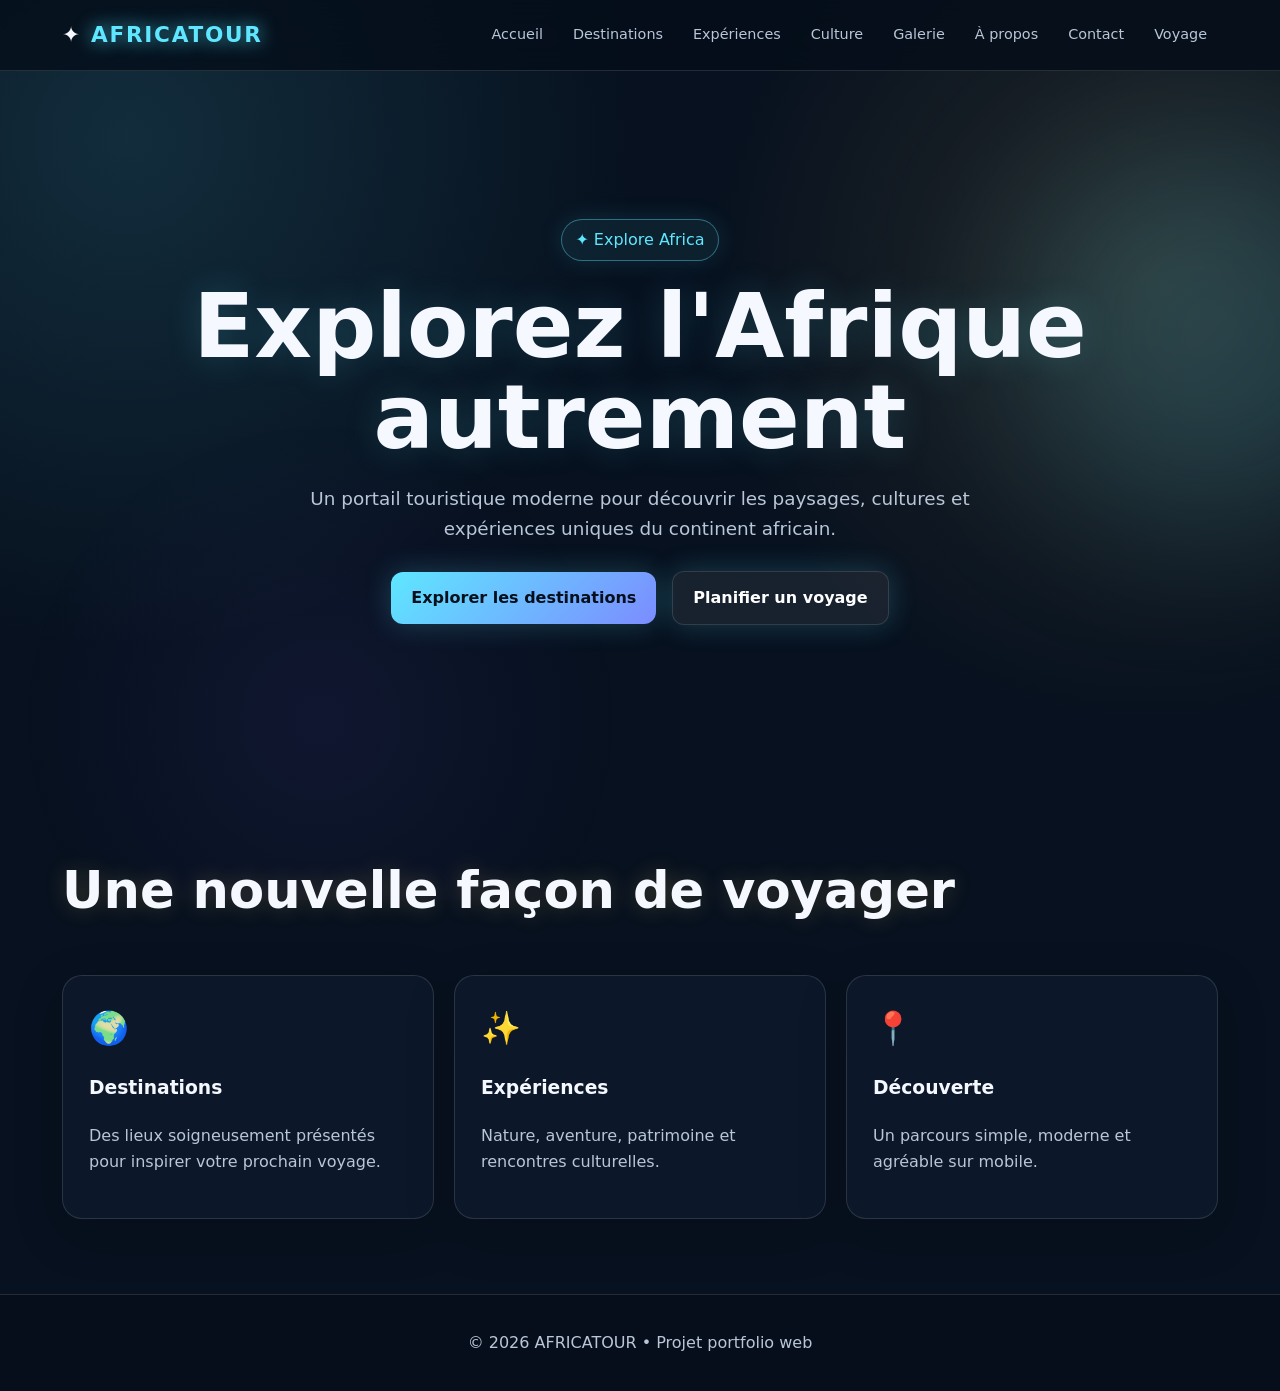
<file: index.html>
<!doctype html>
<html lang="fr"><head><meta charset="utf-8"><meta name="viewport" content="width=device-width,initial-scale=1">
<title>Accueil — AFRICATOUR</title><link rel="stylesheet" href="style.css"></head>
<body><header><nav><div class="logo">✦ <span>AFRICATOUR</span></div><div class="menu"><a href="index.html">Accueil</a>
<a href="destinations.html">Destinations</a>
<a href="experiences.html">Expériences</a>
<a href="culture.html">Culture</a>
<a href="gallery.html">Galerie</a>
<a href="about.html">À propos</a>
<a href="contact.html">Contact</a>
<a href="plan.html">Voyage</a></div></nav></header><main><section class="hero"><div class="hero-content">
<span class="badge">✦ Explore Africa</span><h1>Explorez l'Afrique autrement</h1><p class="lead">Un portail touristique moderne pour découvrir les paysages, cultures et expériences uniques du continent africain.</p>
<a class="btn" href="destinations.html">Explorer les destinations</a><a class="btn alt" href="plan.html">Planifier un voyage</a>
</div></section><section class="section"><h2 class="glow-title">Une nouvelle façon de voyager</h2><div class="grid">
<div class="card"><div class="icon">🌍</div><h3>Destinations</h3><p>Des lieux soigneusement présentés pour inspirer votre prochain voyage.</p></div>
<div class="card"><div class="icon">✨</div><h3>Expériences</h3><p>Nature, aventure, patrimoine et rencontres culturelles.</p></div>
<div class="card"><div class="icon">📍</div><h3>Découverte</h3><p>Un parcours simple, moderne et agréable sur mobile.</p></div></div></section></main><footer>© 2026 AFRICATOUR • Projet portfolio web</footer></body></html>
</file>
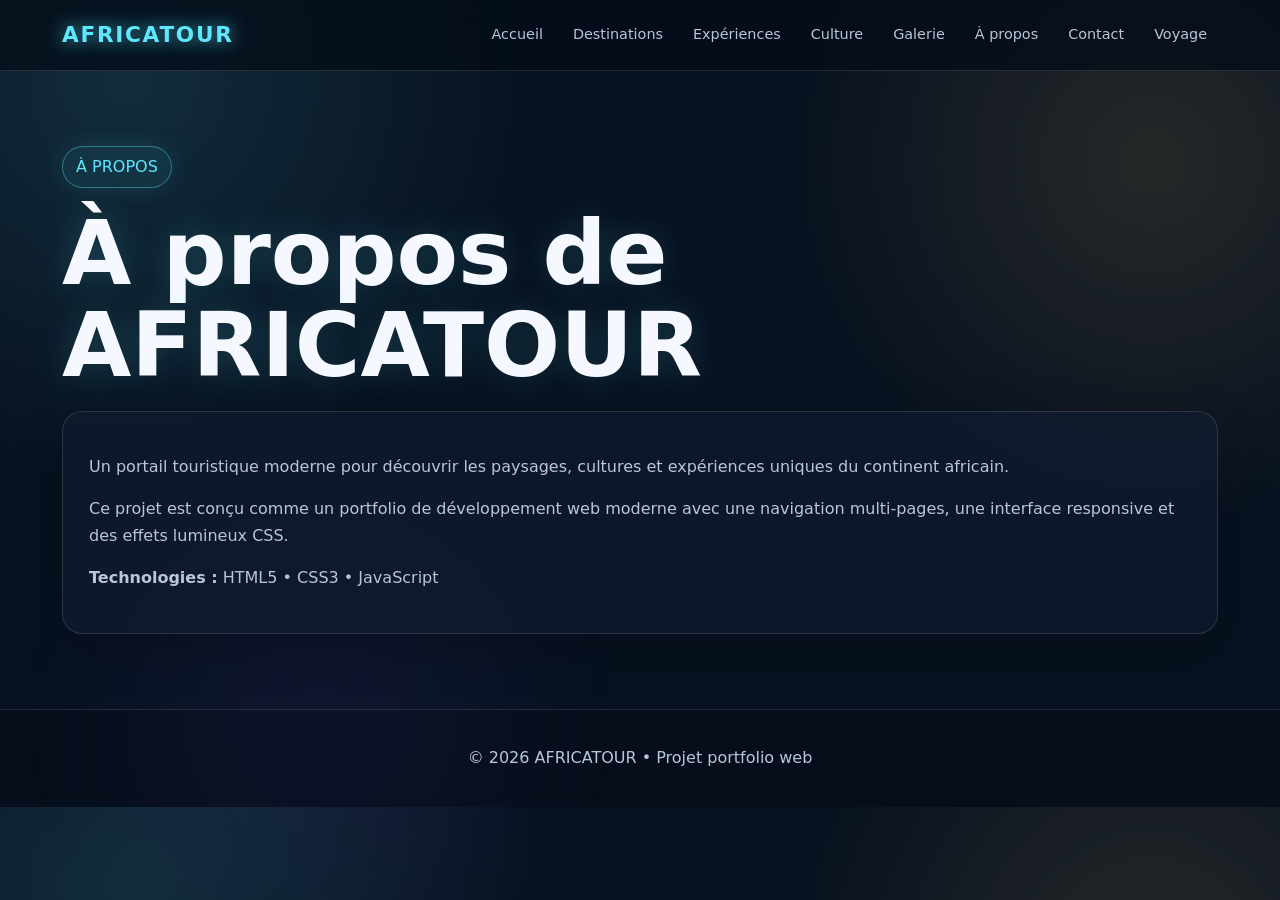
<file: about.html>
<!doctype html>
<html lang="fr"><head><meta charset="utf-8"><meta name="viewport" content="width=device-width,initial-scale=1">
<title>À propos — AFRICATOUR</title><link rel="stylesheet" href="style.css"></head>
<body><header><nav><div class="logo"> <span>AFRICATOUR</span></div><div class="menu"><a href="index.html">Accueil</a>
<a href="destinations.html">Destinations</a>
<a href="experiences.html">Expériences</a>
<a href="culture.html">Culture</a>
<a href="gallery.html">Galerie</a>
<a href="about.html">À propos</a>
<a href="contact.html">Contact</a>
<a href="plan.html">Voyage</a></div></nav></header><main><section class="section"><span class="badge">À PROPOS</span><h1>À propos de AFRICATOUR</h1>
        <div class="card"><p>Un portail touristique moderne pour découvrir les paysages, cultures et expériences uniques du continent africain.</p><p>Ce projet est conçu comme un portfolio de développement web moderne avec une navigation multi-pages, une interface responsive et des effets lumineux CSS.</p>
        <p><strong>Technologies :</strong> HTML5 • CSS3 • JavaScript</p></div></section></main><footer>© 2026 AFRICATOUR • Projet portfolio web</footer></body></html>
</file>
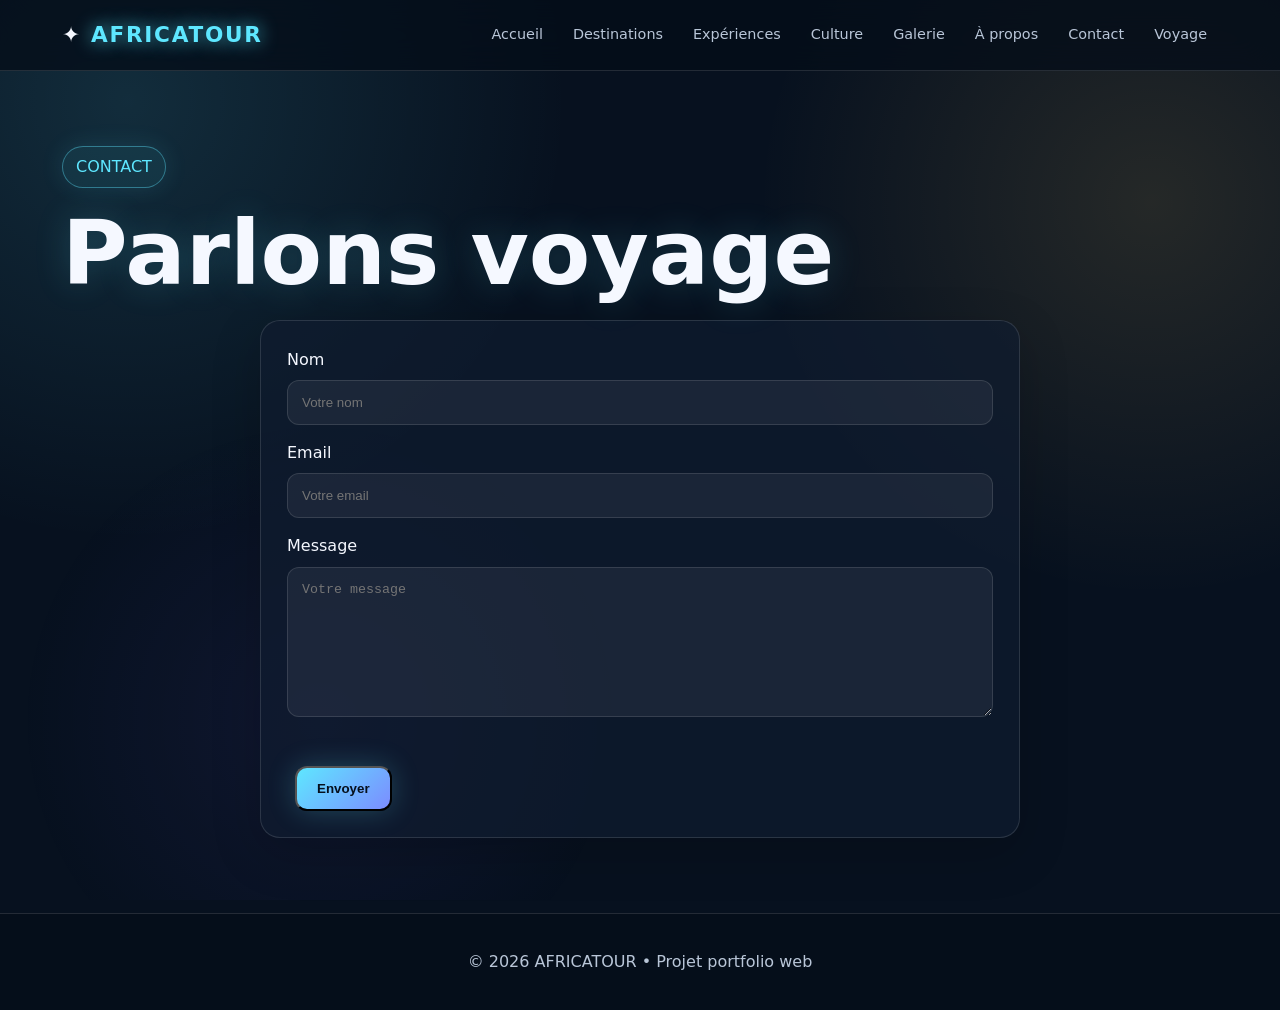
<file: contact.html>
<!doctype html>
<html lang="fr"><head><meta charset="utf-8"><meta name="viewport" content="width=device-width,initial-scale=1">
<title>Contact — AFRICATOUR</title><link rel="stylesheet" href="style.css"></head>
<body><header><nav><div class="logo">✦ <span>AFRICATOUR</span></div><div class="menu"><a href="index.html">Accueil</a>
<a href="destinations.html">Destinations</a>
<a href="experiences.html">Expériences</a>
<a href="culture.html">Culture</a>
<a href="gallery.html">Galerie</a>
<a href="about.html">À propos</a>
<a href="contact.html">Contact</a>
<a href="plan.html">Voyage</a></div></nav></header><main><section class="section"><span class="badge">CONTACT</span><h1>Parlons voyage</h1>
        <form class="card"><label>Nom</label><input placeholder="Votre nom"><label>Email</label><input type="email" placeholder="Votre email">
        <label>Message</label><textarea placeholder="Votre message"></textarea><button class="btn" type="button">Envoyer</button></form></section></main><footer>© 2026 AFRICATOUR • Projet portfolio web</footer></body></html>
</file>
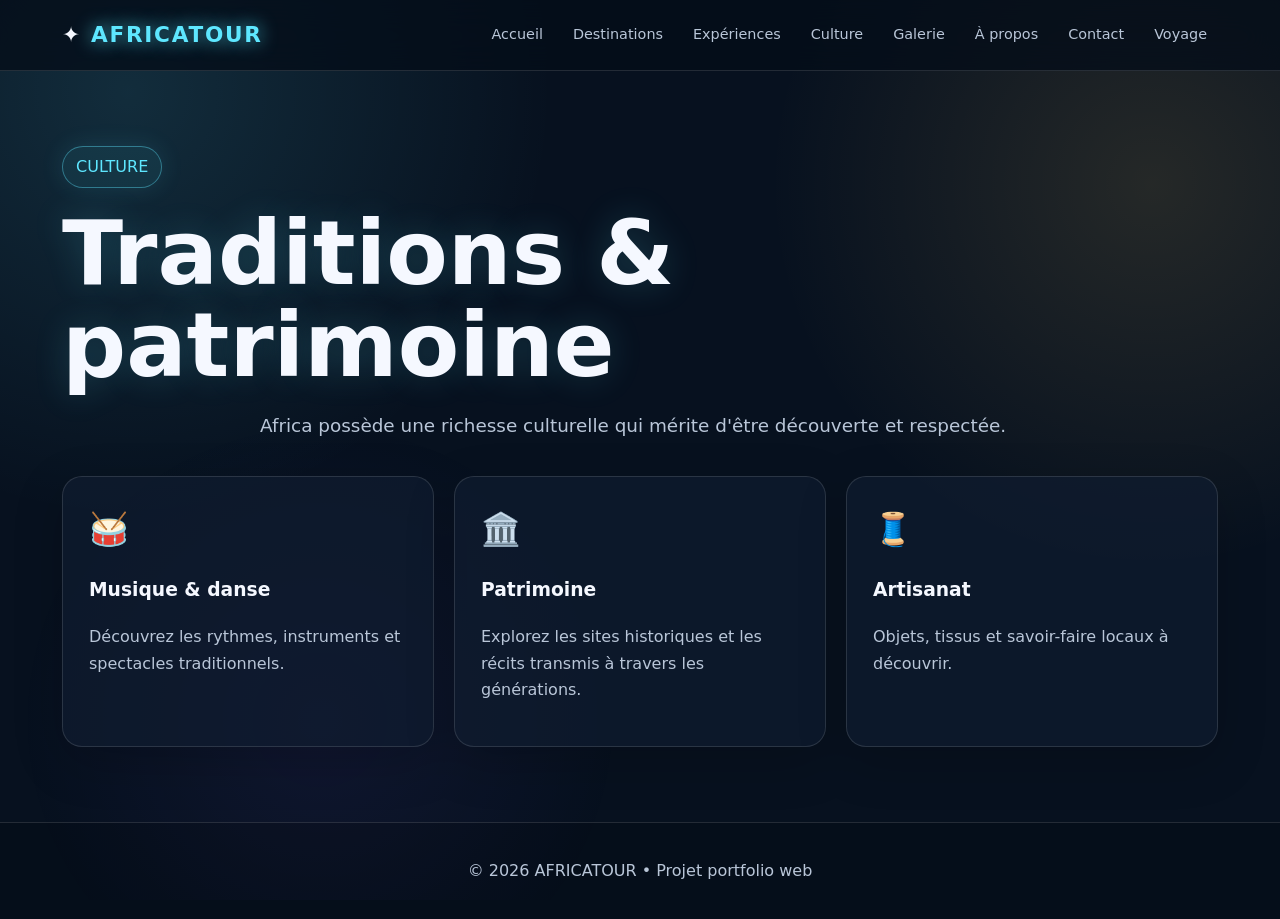
<file: culture.html>
<!doctype html>
<html lang="fr"><head><meta charset="utf-8"><meta name="viewport" content="width=device-width,initial-scale=1">
<title>Culture — AFRICATOUR</title><link rel="stylesheet" href="style.css"></head>
<body><header><nav><div class="logo">✦ <span>AFRICATOUR</span></div><div class="menu"><a href="index.html">Accueil</a>
<a href="destinations.html">Destinations</a>
<a href="experiences.html">Expériences</a>
<a href="culture.html">Culture</a>
<a href="gallery.html">Galerie</a>
<a href="about.html">À propos</a>
<a href="contact.html">Contact</a>
<a href="plan.html">Voyage</a></div></nav></header><main><section class="section"><span class="badge">CULTURE</span><h1>Traditions & patrimoine</h1>
        <p class="lead">Africa possède une richesse culturelle qui mérite d'être découverte et respectée.</p>
        <div class="grid" style="margin-top:35px"><div class="card"><div class="icon">🥁</div><h3>Musique & danse</h3><p>Découvrez les rythmes, instruments et spectacles traditionnels.</p></div>
        <div class="card"><div class="icon">🏛️</div><h3>Patrimoine</h3><p>Explorez les sites historiques et les récits transmis à travers les générations.</p></div>
        <div class="card"><div class="icon">🧵</div><h3>Artisanat</h3><p>Objets, tissus et savoir-faire locaux à découvrir.</p></div></div></section></main><footer>© 2026 AFRICATOUR • Projet portfolio web</footer></body></html>
</file>
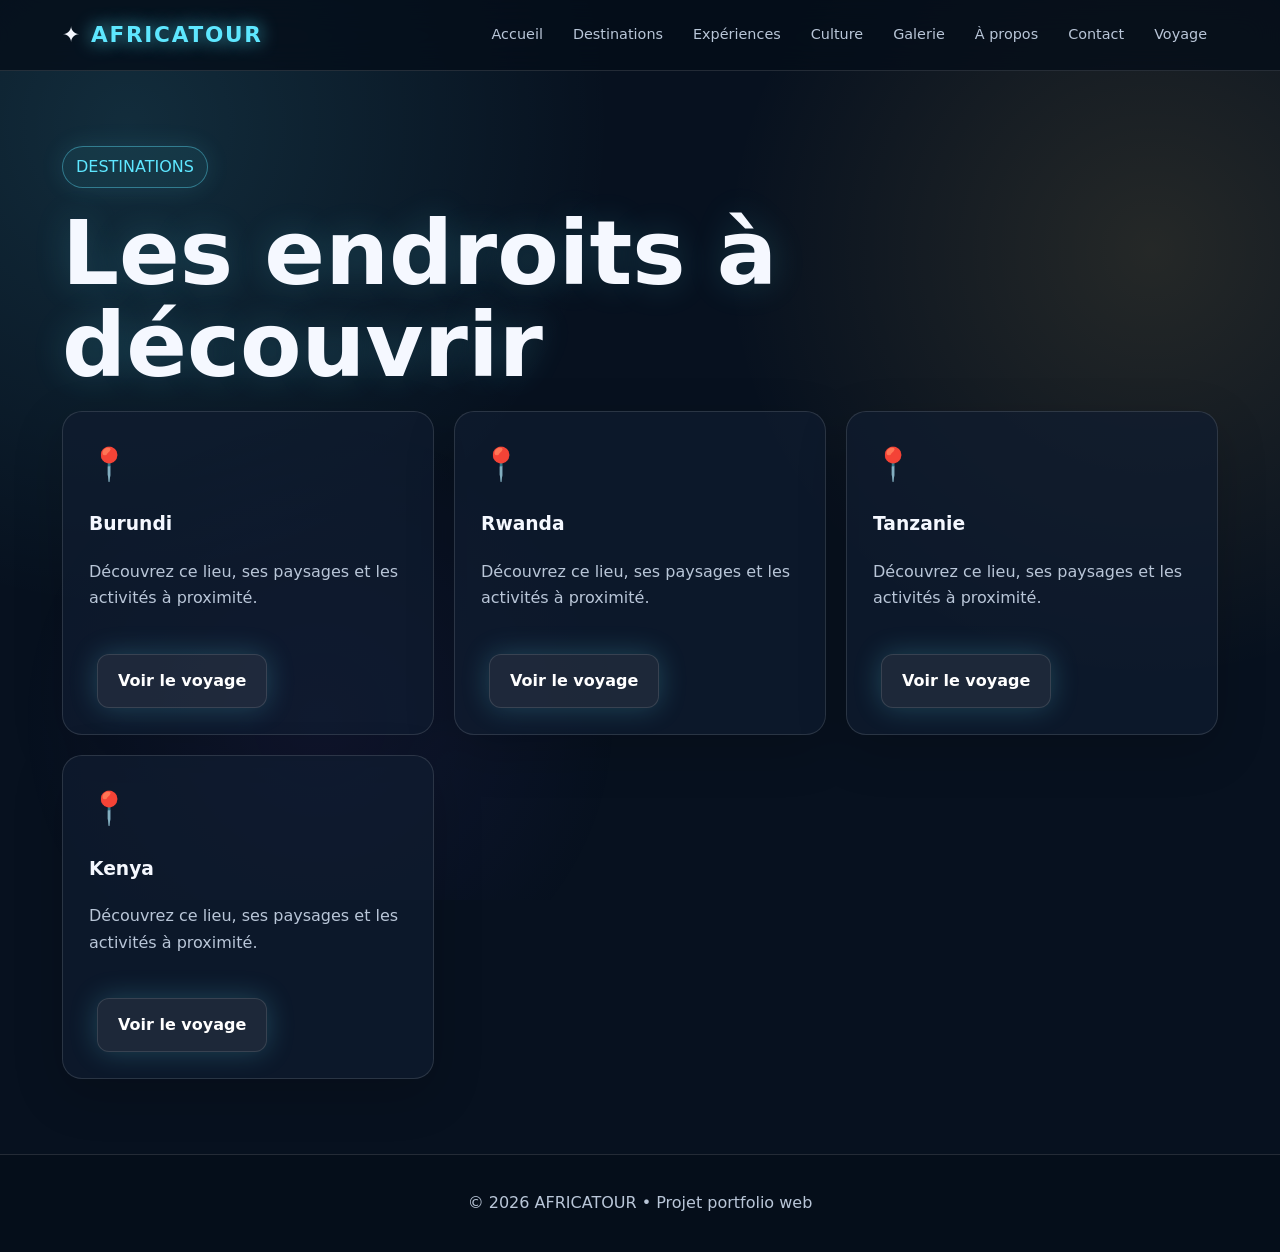
<file: destinations.html>
<!doctype html>
<html lang="fr"><head><meta charset="utf-8"><meta name="viewport" content="width=device-width,initial-scale=1">
<title>Destinations — AFRICATOUR</title><link rel="stylesheet" href="style.css"></head>
<body><header><nav><div class="logo">✦ <span>AFRICATOUR</span></div><div class="menu"><a href="index.html">Accueil</a>
<a href="destinations.html">Destinations</a>
<a href="experiences.html">Expériences</a>
<a href="culture.html">Culture</a>
<a href="gallery.html">Galerie</a>
<a href="about.html">À propos</a>
<a href="contact.html">Contact</a>
<a href="plan.html">Voyage</a></div></nav></header><main><section class="section"><span class="badge">DESTINATIONS</span><h1>Les endroits à découvrir</h1><div class="grid"><article class="card"><div class="icon">📍</div><h3>Burundi</h3><p>Découvrez ce lieu, ses paysages et les activités à proximité.</p><a class="btn alt" href="plan.html">Voir le voyage</a></article><article class="card"><div class="icon">📍</div><h3>Rwanda</h3><p>Découvrez ce lieu, ses paysages et les activités à proximité.</p><a class="btn alt" href="plan.html">Voir le voyage</a></article><article class="card"><div class="icon">📍</div><h3>Tanzanie</h3><p>Découvrez ce lieu, ses paysages et les activités à proximité.</p><a class="btn alt" href="plan.html">Voir le voyage</a></article><article class="card"><div class="icon">📍</div><h3>Kenya</h3><p>Découvrez ce lieu, ses paysages et les activités à proximité.</p><a class="btn alt" href="plan.html">Voir le voyage</a></article></div></section></main><footer>© 2026 AFRICATOUR • Projet portfolio web</footer></body></html>
</file>
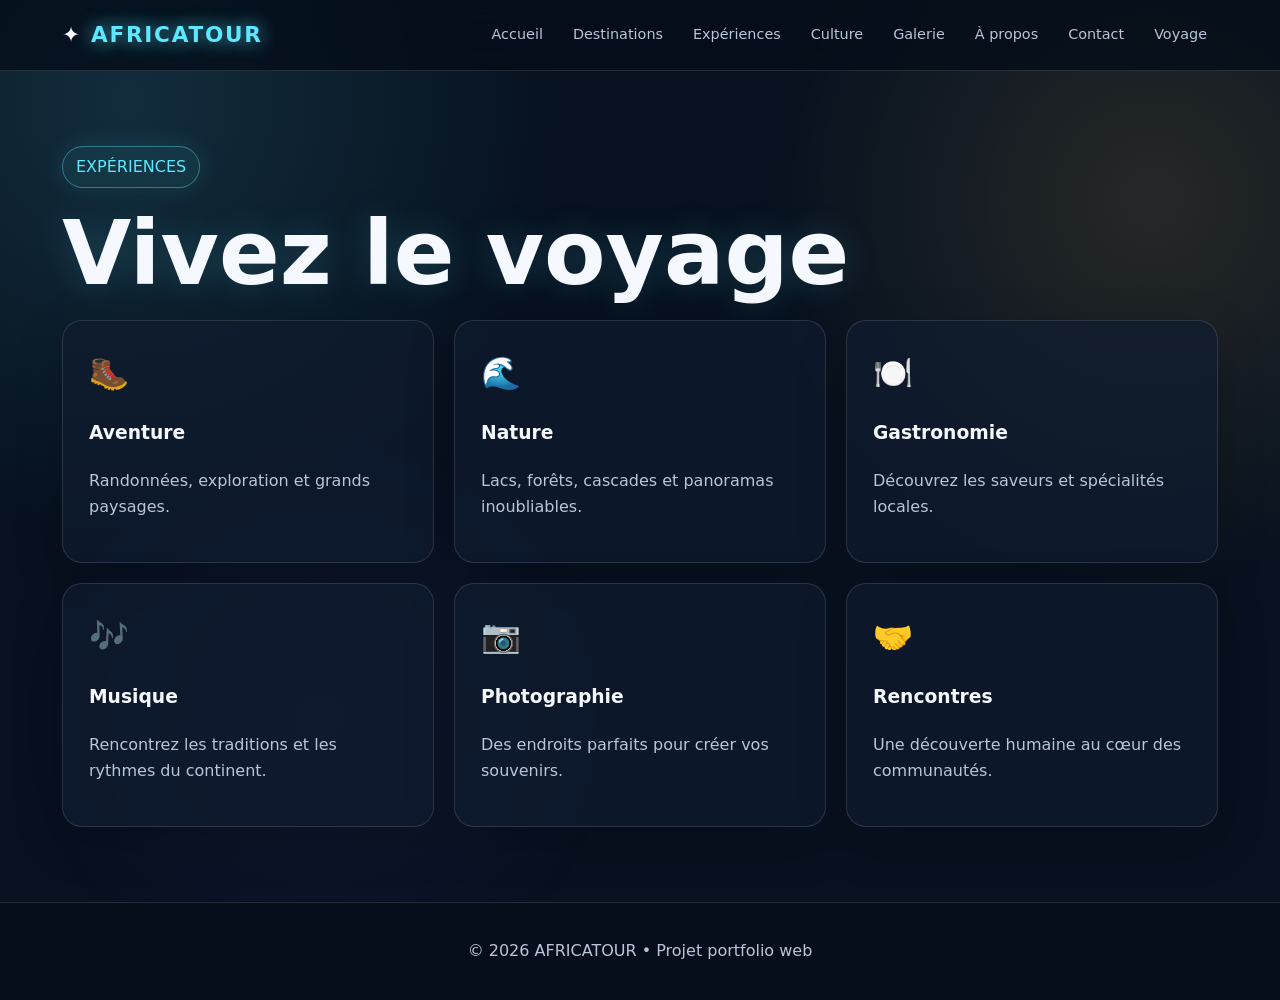
<file: experiences.html>
<!doctype html>
<html lang="fr"><head><meta charset="utf-8"><meta name="viewport" content="width=device-width,initial-scale=1">
<title>Expériences — AFRICATOUR</title><link rel="stylesheet" href="style.css"></head>
<body><header><nav><div class="logo">✦ <span>AFRICATOUR</span></div><div class="menu"><a href="index.html">Accueil</a>
<a href="destinations.html">Destinations</a>
<a href="experiences.html">Expériences</a>
<a href="culture.html">Culture</a>
<a href="gallery.html">Galerie</a>
<a href="about.html">À propos</a>
<a href="contact.html">Contact</a>
<a href="plan.html">Voyage</a></div></nav></header><main><section class="section"><span class="badge">EXPÉRIENCES</span><h1>Vivez le voyage</h1><div class="grid">
        <div class="card"><div class="icon">🥾</div><h3>Aventure</h3><p>Randonnées, exploration et grands paysages.</p></div>
        <div class="card"><div class="icon">🌊</div><h3>Nature</h3><p>Lacs, forêts, cascades et panoramas inoubliables.</p></div>
        <div class="card"><div class="icon">🍽️</div><h3>Gastronomie</h3><p>Découvrez les saveurs et spécialités locales.</p></div>
        <div class="card"><div class="icon">🎶</div><h3>Musique</h3><p>Rencontrez les traditions et les rythmes du continent.</p></div>
        <div class="card"><div class="icon">📷</div><h3>Photographie</h3><p>Des endroits parfaits pour créer vos souvenirs.</p></div>
        <div class="card"><div class="icon">🤝</div><h3>Rencontres</h3><p>Une découverte humaine au cœur des communautés.</p></div></div></section></main><footer>© 2026 AFRICATOUR • Projet portfolio web</footer></body></html>
</file>
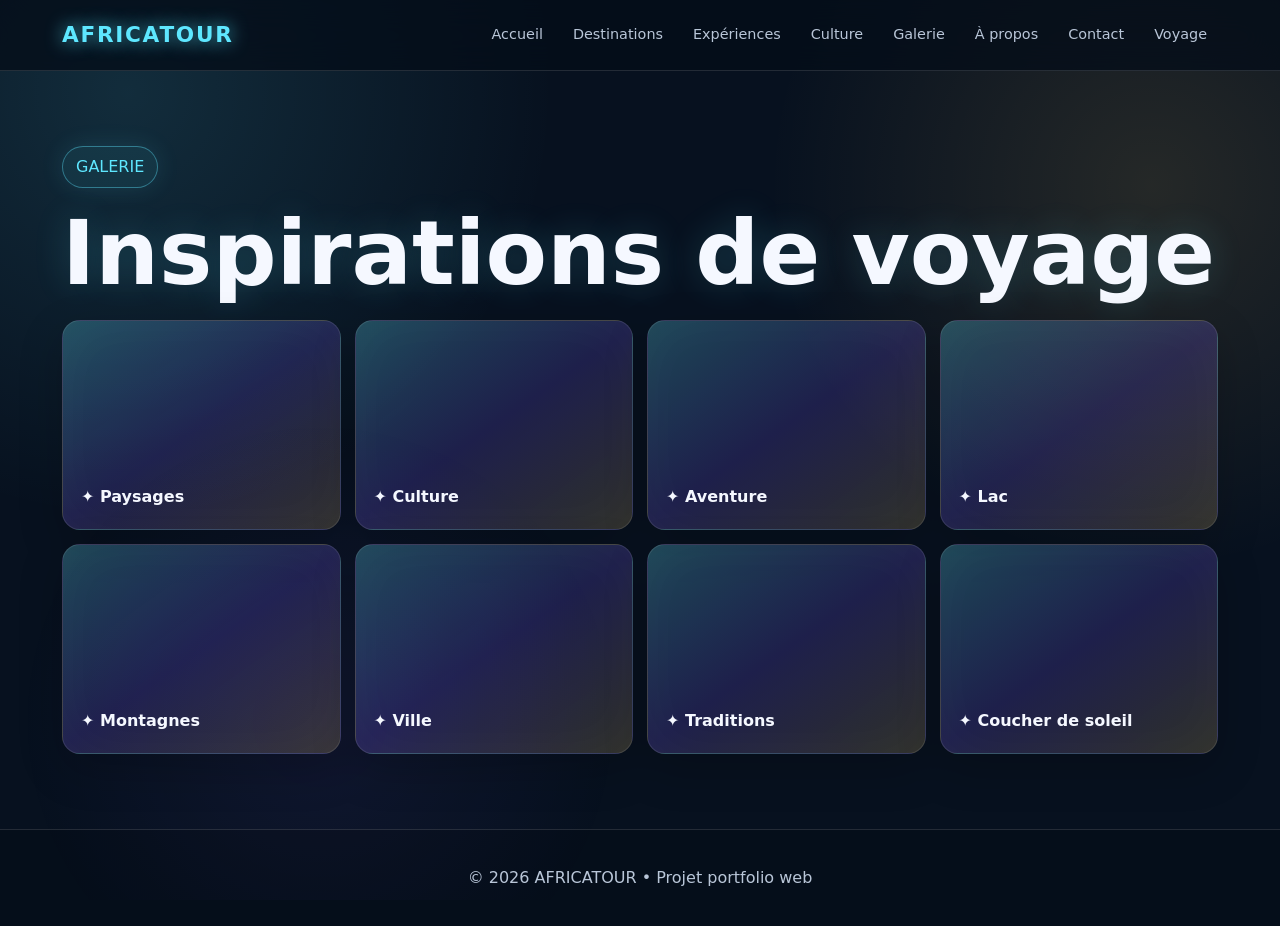
<file: gallery.html>
<!doctype html>
<html lang="fr"><head><meta charset="utf-8"><meta name="viewport" content="width=device-width,initial-scale=1">
<title>Galerie — AFRICATOUR</title><link rel="stylesheet" href="style.css"></head>
<body><header><nav><div class="logo"> <span>AFRICATOUR</span></div><div class="menu"><a href="index.html">Accueil</a>
<a href="destinations.html">Destinations</a>
<a href="experiences.html">Expériences</a>
<a href="culture.html">Culture</a>
<a href="gallery.html">Galerie</a>
<a href="about.html">À propos</a>
<a href="contact.html">Contact</a>
<a href="plan.html">Voyage</a></div></nav></header><main><section class="section"><span class="badge">GALERIE</span><h1>Inspirations de voyage</h1><div class="gallery"><div class="photo"><span>✦ Paysages</span></div><div class="photo"><span>✦ Culture</span></div><div class="photo"><span>✦ Aventure</span></div><div class="photo"><span>✦ Lac</span></div><div class="photo"><span>✦ Montagnes</span></div><div class="photo"><span>✦ Ville</span></div><div class="photo"><span>✦ Traditions</span></div><div class="photo"><span>✦ Coucher de soleil</span></div></div></section></main><footer>© 2026 AFRICATOUR • Projet portfolio web</footer></body></html>
</file>
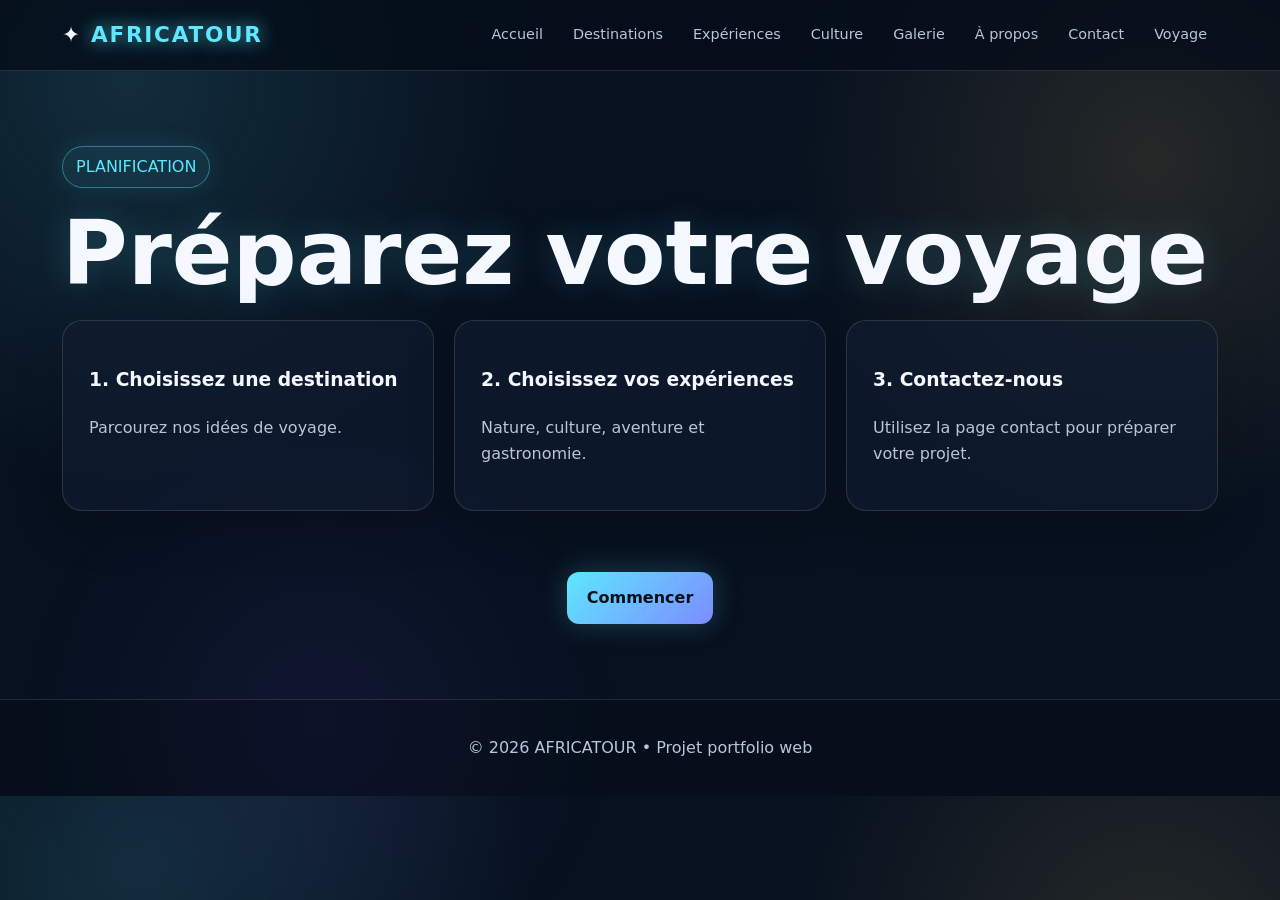
<file: plan.html>
<!doctype html>
<html lang="fr"><head><meta charset="utf-8"><meta name="viewport" content="width=device-width,initial-scale=1">
<title>Planifier un voyage — AFRICATOUR</title><link rel="stylesheet" href="style.css"></head>
<body><header><nav><div class="logo">✦ <span>AFRICATOUR</span></div><div class="menu"><a href="index.html">Accueil</a>
<a href="destinations.html">Destinations</a>
<a href="experiences.html">Expériences</a>
<a href="culture.html">Culture</a>
<a href="gallery.html">Galerie</a>
<a href="about.html">À propos</a>
<a href="contact.html">Contact</a>
<a href="plan.html">Voyage</a></div></nav></header><main><section class="section"><span class="badge">PLANIFICATION</span><h1>Préparez votre voyage</h1>
        <div class="grid"><div class="card"><h3>1. Choisissez une destination</h3><p>Parcourez nos idées de voyage.</p></div>
        <div class="card"><h3>2. Choisissez vos expériences</h3><p>Nature, culture, aventure et gastronomie.</p></div>
        <div class="card"><h3>3. Contactez-nous</h3><p>Utilisez la page contact pour préparer votre projet.</p></div></div>
        <div style="text-align:center;margin-top:35px"><a class="btn" href="contact.html">Commencer</a></div></section></main><footer>© 2026 AFRICATOUR • Projet portfolio web</footer></body></html>
</file>
<file: style.css>
:root{
  --bg:#07111f; --panel:rgba(16,29,48,.72); --text:#f5f8ff; --muted:#b9c6d8;
  --cyan:#5ee7ff; --gold:#ffd166; --line:rgba(255,255,255,.12);
}
*{box-sizing:border-box}
html{scroll-behavior:smooth}
body{margin:0;font-family:Inter,system-ui,Arial,sans-serif;background:
radial-gradient(circle at 10% 10%,rgba(94,231,255,.13),transparent 30%),
radial-gradient(circle at 90% 20%,rgba(255,209,102,.12),transparent 28%),var(--bg);
color:var(--text);line-height:1.65}
body:before{content:"";position:fixed;inset:0;pointer-events:none;background:
radial-gradient(circle at 25% 80%,rgba(130,90,255,.08),transparent 25%);
z-index:-1}
header{position:sticky;top:0;z-index:20;background:rgba(5,13,25,.78);backdrop-filter:blur(16px);border-bottom:1px solid var(--line)}
nav{max-width:1200px;margin:auto;padding:15px 22px;display:flex;align-items:center;gap:22px}
.logo{font-size:1.35rem;font-weight:900;letter-spacing:.08em;white-space:nowrap}
.logo span{color:var(--cyan);text-shadow:0 0 18px rgba(94,231,255,.8)}
.menu{display:flex;gap:8px;flex-wrap:wrap;margin-left:auto}
.menu a{color:var(--muted);text-decoration:none;padding:8px 11px;border-radius:10px;font-size:.9rem}
.menu a:hover{color:white;background:rgba(255,255,255,.08)}
.hero{min-height:78vh;display:grid;place-items:center;text-align:center;padding:80px 22px;position:relative;overflow:hidden}
.hero:after{content:"";position:absolute;width:380px;height:380px;border-radius:50%;background:rgba(94,231,255,.16);filter:blur(80px);right:-120px;top:10%}
.hero-content{max-width:920px;position:relative;z-index:2}
.badge{display:inline-block;padding:7px 13px;border:1px solid rgba(94,231,255,.4);border-radius:999px;color:var(--cyan);background:rgba(94,231,255,.07);box-shadow:0 0 25px rgba(94,231,255,.12)}
h1{font-size:clamp(2.6rem,7vw,6rem);line-height:1.02;margin:20px 0;text-shadow:0 0 35px rgba(94,231,255,.18)}
h2{font-size:clamp(1.9rem,4vw,3.2rem);margin-top:0}
.lead{font-size:1.15rem;color:var(--muted);max-width:760px;margin:0 auto}
.btn{display:inline-block;margin:26px 8px 0;padding:13px 20px;border-radius:12px;text-decoration:none;font-weight:800;background:linear-gradient(135deg,var(--cyan),#7c8cff);color:#06101c;box-shadow:0 0 28px rgba(94,231,255,.22)}
.btn.alt{background:rgba(255,255,255,.07);color:white;border:1px solid var(--line)}
.section{max-width:1200px;margin:auto;padding:75px 22px}
.grid{display:grid;grid-template-columns:repeat(3,1fr);gap:20px}
.card{background:var(--panel);border:1px solid var(--line);border-radius:20px;padding:26px;box-shadow:0 15px 50px rgba(0,0,0,.18);transition:.25s}
.card:hover{transform:translateY(-5px);border-color:rgba(94,231,255,.35);box-shadow:0 0 35px rgba(94,231,255,.1)}
.card .icon{font-size:2rem}
.card p{color:var(--muted)}
.glow-title{text-shadow:0 0 22px rgba(255,209,102,.2)}
.gallery{display:grid;grid-template-columns:repeat(4,1fr);gap:14px}
.photo{min-height:210px;border-radius:18px;padding:18px;display:flex;align-items:end;font-weight:800;border:1px solid var(--line);
background:linear-gradient(145deg,rgba(94,231,255,.25),rgba(124,92,255,.2),rgba(255,209,102,.16));box-shadow:inset 0 0 60px rgba(255,255,255,.03),0 15px 45px rgba(0,0,0,.2)}
form{max-width:760px;margin:auto}
input,textarea,select{width:100%;margin:7px 0 15px;padding:14px;border-radius:12px;border:1px solid var(--line);background:rgba(255,255,255,.06);color:white}
textarea{min-height:150px;resize:vertical}
footer{padding:35px 22px;text-align:center;color:var(--muted);border-top:1px solid var(--line);background:rgba(0,0,0,.15)}
@media(max-width:850px){.grid{grid-template-columns:1fr 1fr}.gallery{grid-template-columns:1fr 1fr}.menu{margin-left:0}nav{flex-wrap:wrap}}
@media(max-width:560px){.grid,.gallery{grid-template-columns:1fr}.menu{gap:2px}.menu a{font-size:.78rem;padding:6px}}
</file>
